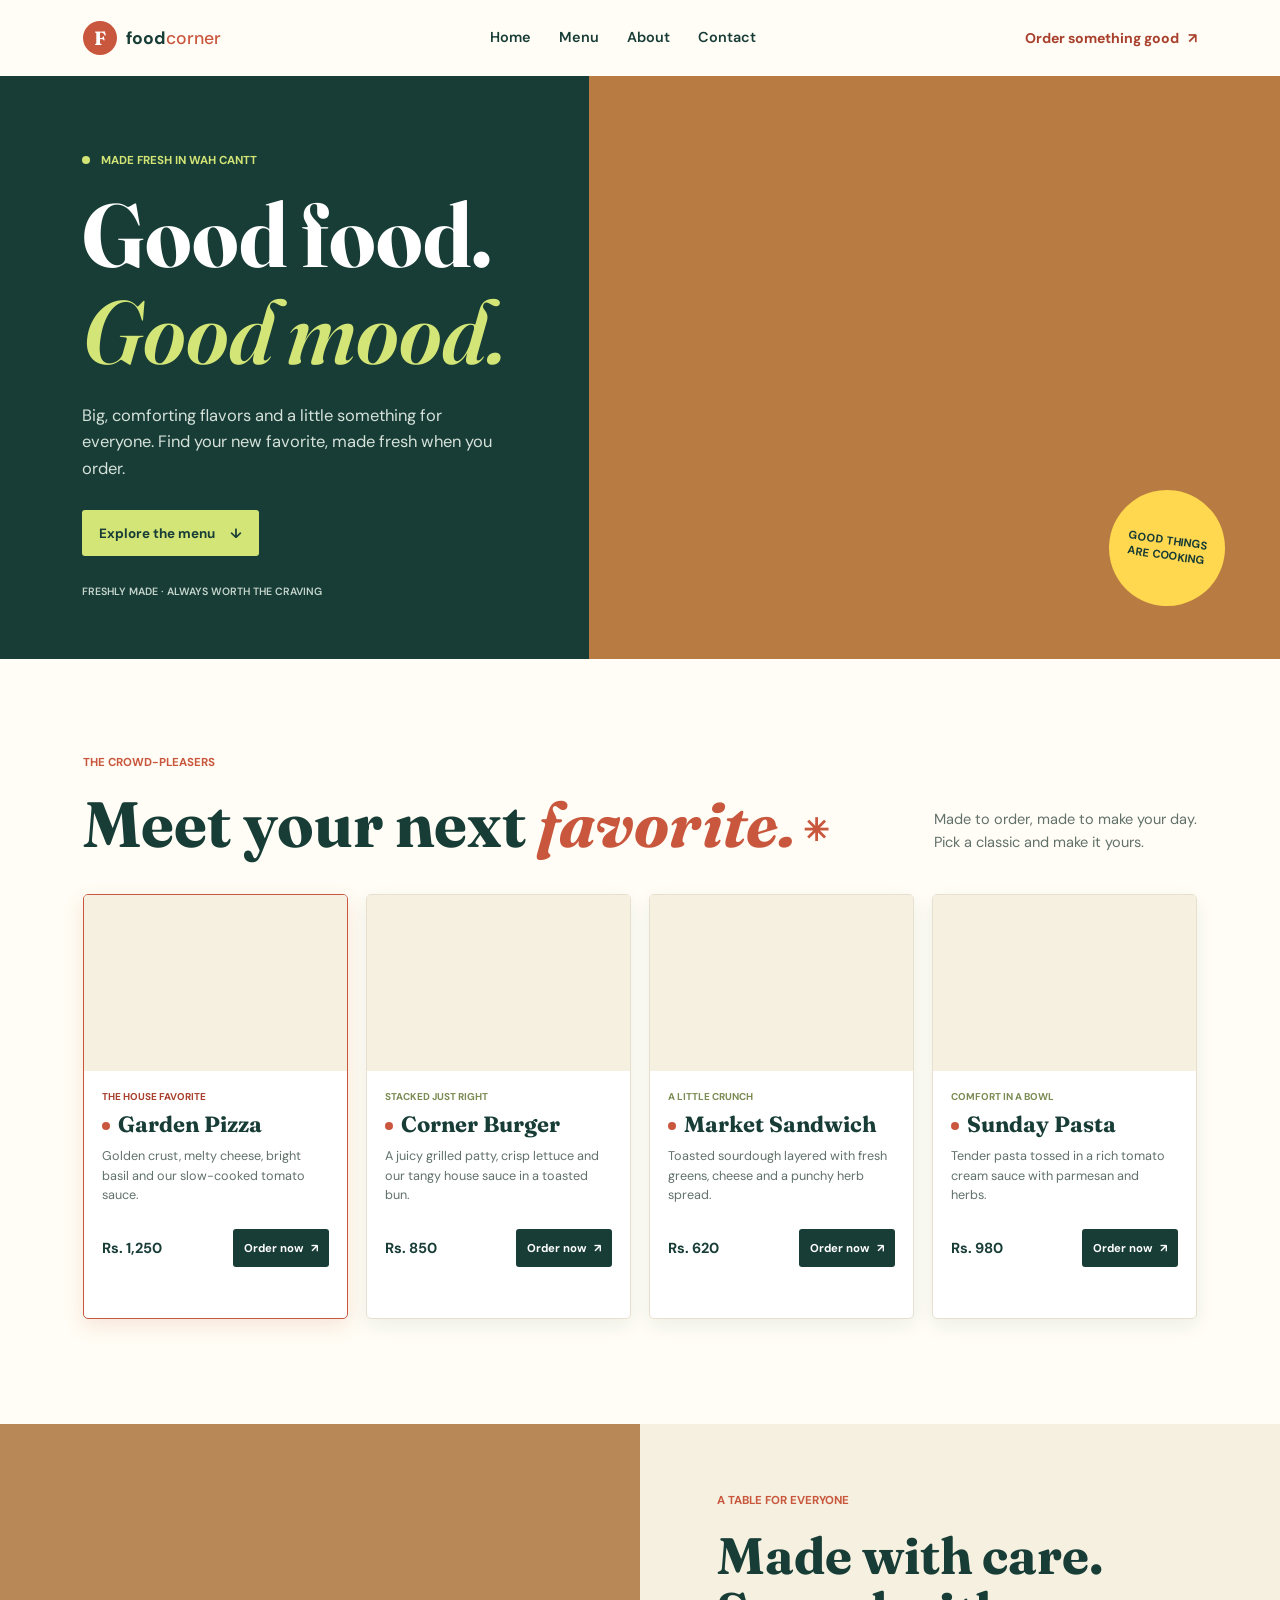
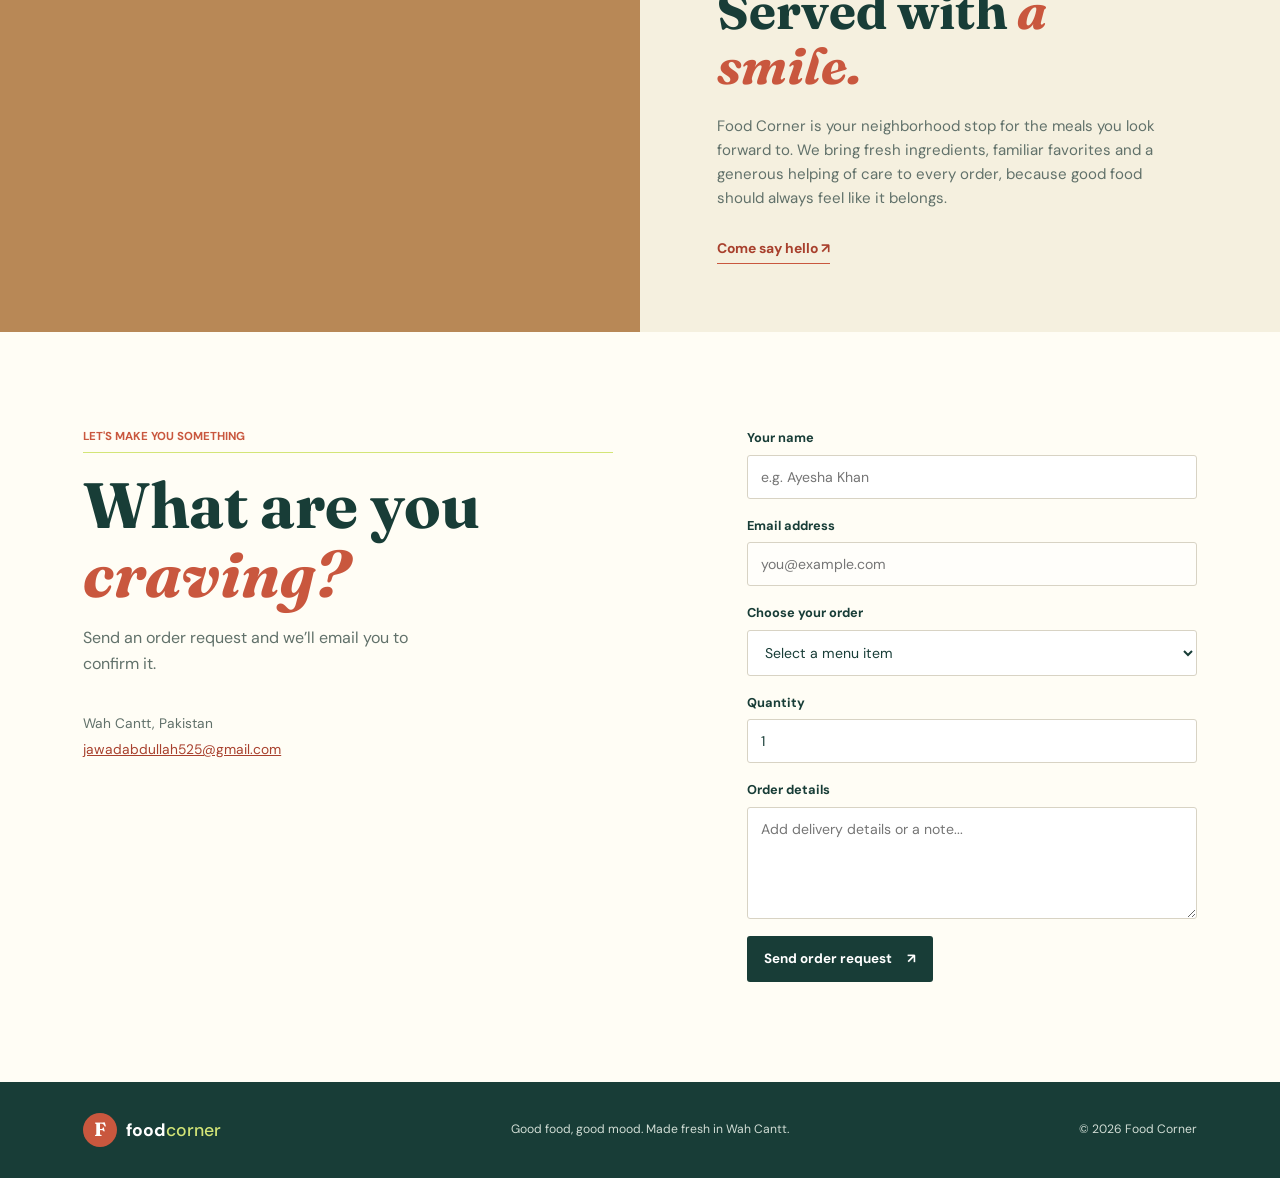
<file: index.html>
<!doctype html>
<html lang="en">
<head>
  <meta charset="utf-8">
  <meta name="viewport" content="width=device-width, initial-scale=1">
  <meta name="description" content="Fresh, feel-good favorites from Food Corner in Wah Cantt.">
  <title>Food Corner | Good food, good mood</title>
  <link rel="preconnect" href="https://fonts.googleapis.com">
  <link rel="preconnect" href="https://fonts.gstatic.com" crossorigin>
  <link href="https://fonts.googleapis.com/css2?family=DM+Sans:wght@400;500;600;700&family=Fraunces:opsz,wght@9..144,600;9..144,700&display=swap" rel="stylesheet">
  <link rel="stylesheet" href="style.css">
  <style>
    .contact-copy .eyebrow { border-bottom: 1px solid #d3e577; padding-bottom: 5px; }
  </style>
</head>
<body>
  <header class="site-header">
    <a class="brand" href="#home" aria-label="Food Corner home"><span class="brand-mark">F</span><span>food<span class="brand-light">corner</span></span></a>
    <nav class="main-nav" aria-label="Main navigation">
      <a href="#home">Home</a>
      <a href="#menu">Menu</a>
      <a href="#about">About</a>
      <a href="#contact">Contact</a>
    </nav>
    <a class="header-order" href="#menu">Order something good <span aria-hidden="true">↗</span></a>
  </header>

  <main>
    <section class="hero" id="home">
      <div class="hero-copy">
        <p class="eyebrow"><span class="eyebrow-dot"></span> MADE FRESH IN WAH CANTT</p>
        <h1>Good food.<br><span>Good mood.</span></h1>
        <p class="hero-intro">Big, comforting flavors and a little something for everyone. Find your new favorite, made fresh when you order.</p>
        <a class="button button-light" href="#menu">Explore the menu <span aria-hidden="true">↓</span></a>
        <p class="hero-footnote">FRESHLY MADE · ALWAYS WORTH THE CRAVING</p>
      </div>
      <div class="hero-visual" role="img" aria-label="Freshly baked pizza topped with basil">
        <span class="hero-sticker" style="background-color: #ffd84f; color: #173b35;">GOOD THINGS<br>ARE COOKING</span>
      </div>
    </section>

    <section class="menu-section section-wrap" id="menu">
      <div class="section-heading">
        <div><p class="eyebrow">THE CROWD-PLEASERS</p><h2>Meet your next <span>favorite.</span></h2></div>
        <p>Made to order, made to make your day.<br>Pick a classic and make it yours.</p>
      </div>
      <div class="food-grid">
        <article class="food-card" data-category="favorite">
          <div class="food-image pizza-image" role="img" aria-label="Cheese and basil pizza"></div>
          <div class="food-content"><p class="food-tag">THE HOUSE FAVORITE</p><h3>Garden Pizza</h3><p>Golden crust, melty cheese, bright basil and our slow-cooked tomato sauce.</p><div class="food-bottom"><strong>Rs. 1,250</strong><a class="button button-dark" href="#contact">Order now <span aria-hidden="true">↗</span></a></div></div>
        </article>
        <article class="food-card">
          <div class="food-image burger-image" role="img" aria-label="Juicy burger with lettuce and tomato"></div>
          <div class="food-content"><p class="food-tag">STACKED JUST RIGHT</p><h3>Corner Burger</h3><p>A juicy grilled patty, crisp lettuce and our tangy house sauce in a toasted bun.</p><div class="food-bottom"><strong>Rs. 850</strong><a class="button button-dark" href="#contact">Order now <span aria-hidden="true">↗</span></a></div></div>
        </article>
        <article class="food-card">
          <div class="food-image sandwich-image" role="img" aria-label="Toasted sandwich with fresh fillings"></div>
          <div class="food-content"><p class="food-tag">A LITTLE CRUNCH</p><h3>Market Sandwich</h3><p>Toasted sourdough layered with fresh greens, cheese and a punchy herb spread.</p><div class="food-bottom"><strong>Rs. 620</strong><a class="button button-dark" href="#contact">Order now <span aria-hidden="true">↗</span></a></div></div>
        </article>
        <article class="food-card">
          <div class="food-image pasta-image" role="img" aria-label="Pasta in rich tomato sauce"></div>
          <div class="food-content"><p class="food-tag">COMFORT IN A BOWL</p><h3>Sunday Pasta</h3><p>Tender pasta tossed in a rich tomato cream sauce with parmesan and herbs.</p><div class="food-bottom"><strong>Rs. 980</strong><a class="button button-dark" href="#contact">Order now <span aria-hidden="true">↗</span></a></div></div>
        </article>
      </div>
    </section>

    <section class="about-section" id="about">
      <div class="about-photo" role="img" aria-label="A meal ready to share around the table"></div>
      <div class="about-copy"><p class="eyebrow">A TABLE FOR EVERYONE</p><h2>Made with care.<br>Served with <span>a smile.</span></h2><p>Food Corner is your neighborhood stop for the meals you look forward to. We bring fresh ingredients, familiar favorites and a generous helping of care to every order, because good food should always feel like it belongs.</p><a class="text-link" href="#contact">Come say hello <span aria-hidden="true">↗</span></a></div>
    </section>

    <section class="contact-section section-wrap" id="contact">
      <div class="contact-copy"><p class="eyebrow">LET'S MAKE YOU SOMETHING</p><h2>What are you<br><span>craving?</span></h2><p>Send an order request and we’ll email you to confirm it.</p><p class="contact-detail">Wah Cantt, Pakistan<br><a href="mailto:jawadabdullah525@gmail.com">jawadabdullah525@gmail.com</a></p></div>
      <form class="contact-form" action="https://formsubmit.co/jawadabdullah525@gmail.com" method="POST">
        <input type="hidden" name="_subject" value="New Food Corner order request">
        <input type="hidden" name="_template" value="table">
        <label for="name">Your name</label><input id="name" name="name" type="text" placeholder="e.g. Ayesha Khan" required>
        <label for="email">Email address</label><input id="email" name="email" type="email" placeholder="you@example.com" required>
        <label for="item">Choose your order</label><select id="item" name="item" required><option value="" disabled selected>Select a menu item</option><option>Garden Pizza</option><option>Corner Burger</option><option>Market Sandwich</option><option>Sunday Pasta</option></select>
        <label for="quantity">Quantity</label><input id="quantity" name="quantity" type="number" min="1" max="20" value="1" required>
        <label for="message">Order details</label><textarea id="message" name="message" rows="4" placeholder="Add delivery details or a note..." required></textarea>
        <button class="button button-dark submit-button" type="submit">Send order request <span aria-hidden="true">↗</span></button>
      </form>
    </section>

  </main>

  <footer class="site-footer"><a class="brand footer-brand" href="#home"><span class="brand-mark">F</span><span>food<span class="brand-light">corner</span></span></a><p>Good food, good mood. Made fresh in Wah Cantt.</p><p>© 2026 Food Corner</p></footer>
</body>
</html>
</file>
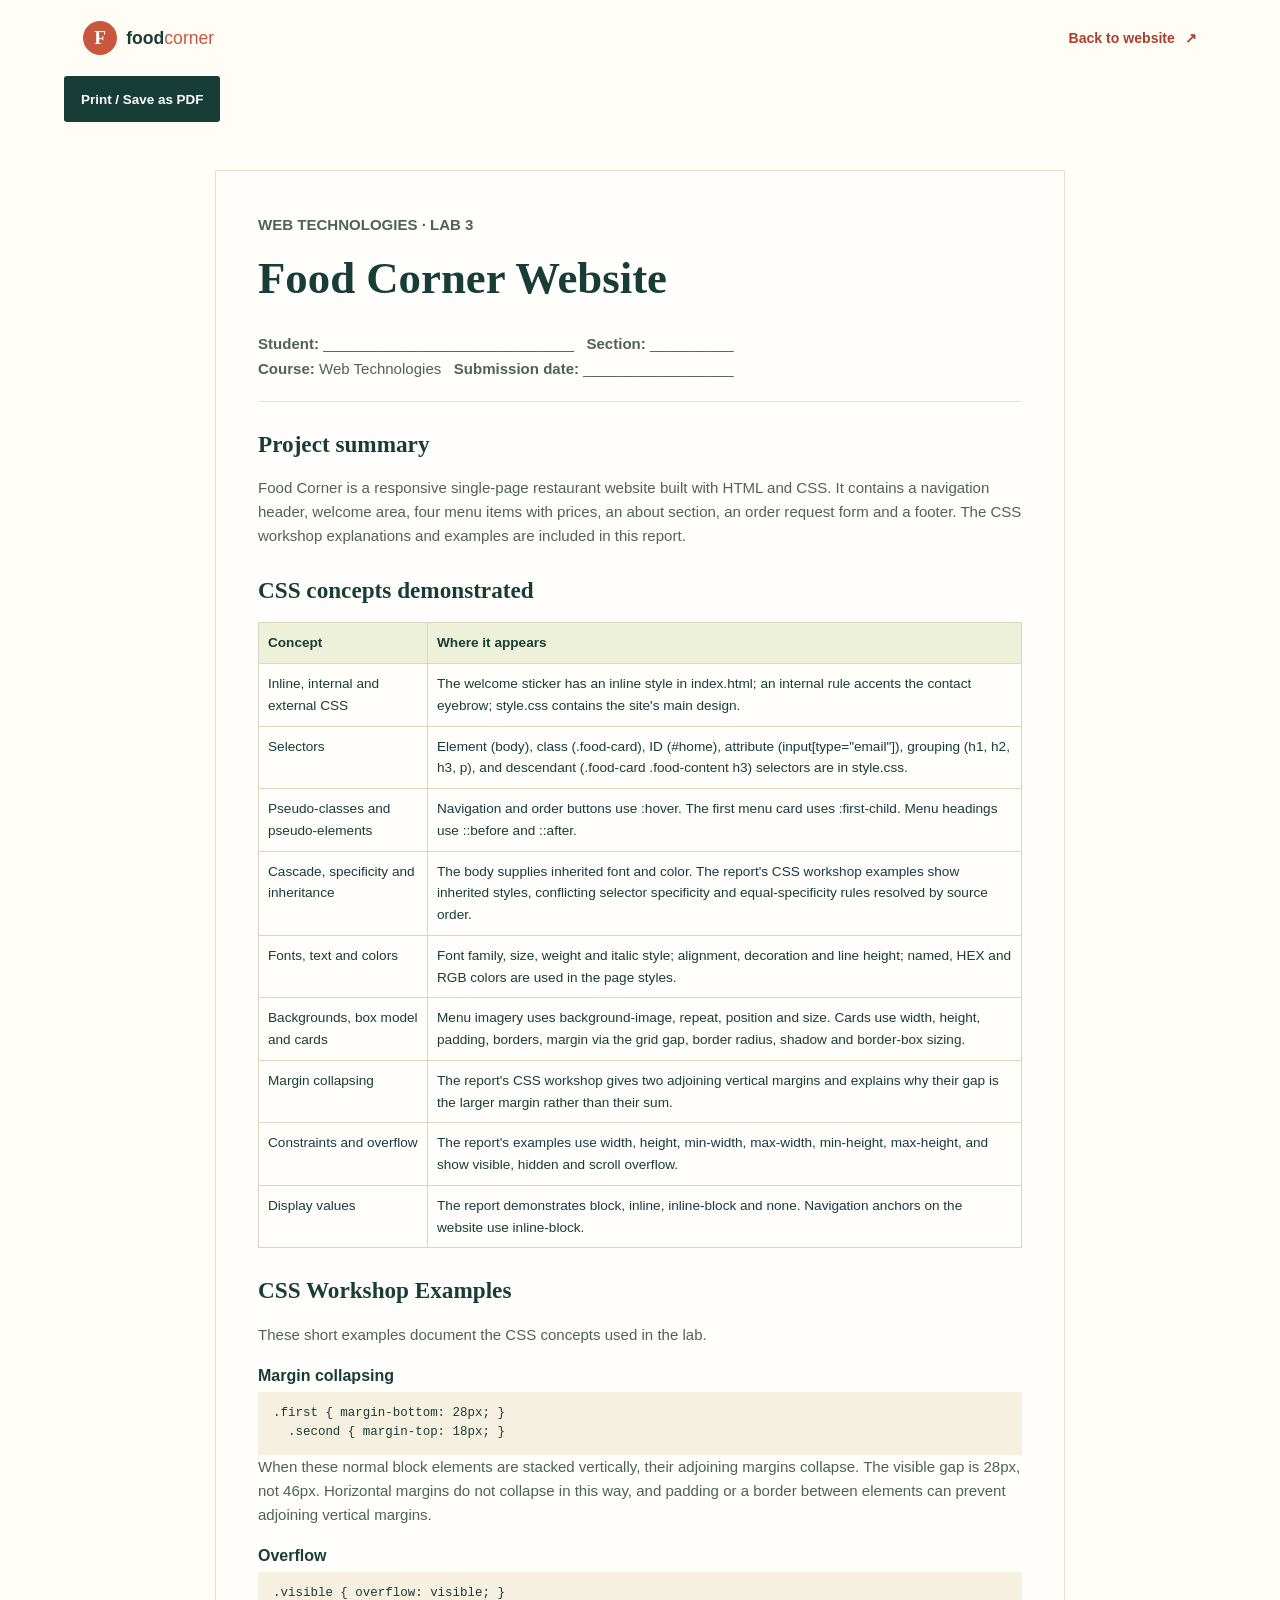
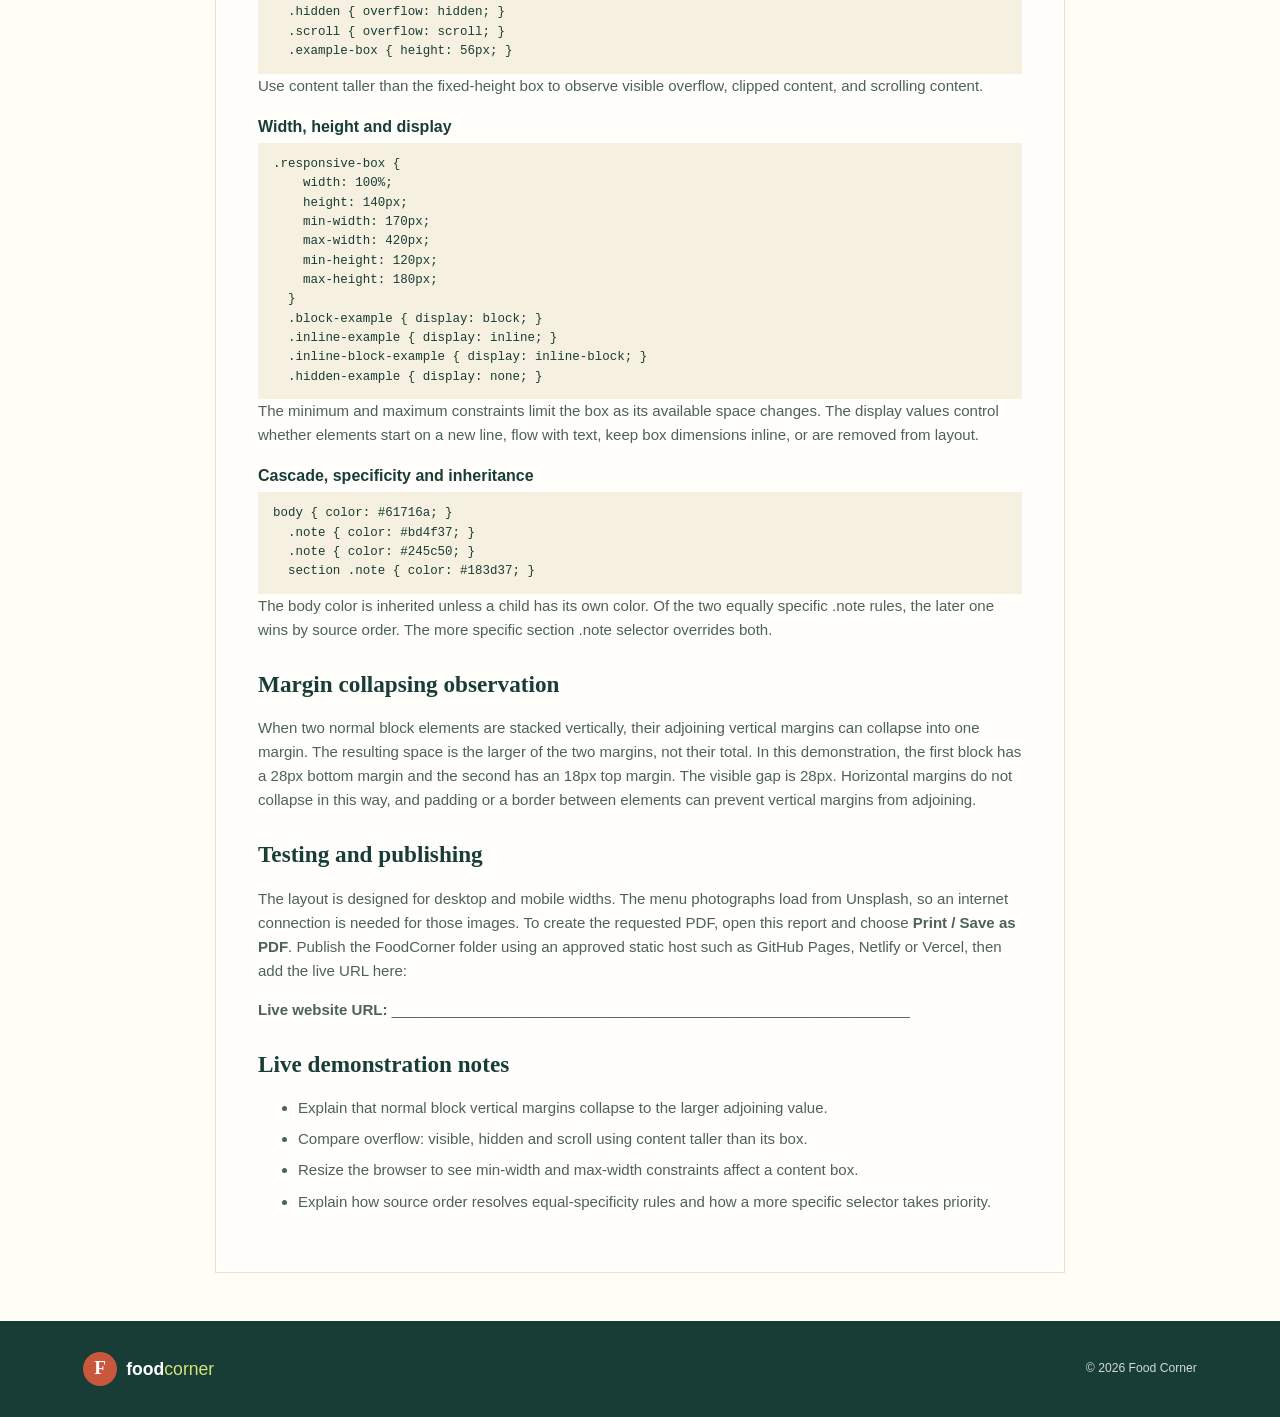
<file: report.html>
<!doctype html>
<html lang="en">
<head>
  <meta charset="utf-8">
  <meta name="viewport" content="width=device-width, initial-scale=1">
  <title>Food Corner | Lab 3 Report</title>
  <link rel="stylesheet" href="style.css">
  <style>
    .report-page { width: min(850px, 90%); margin: 48px auto; padding: 42px; border: 1px solid #e7e0ce; background: #fffefa; }
    .report-page h1 { color: #183d37; font-size: 2.8rem; }
    .report-page h2 { margin-top: 30px; font-size: 1.45rem; }
    .report-page p, .report-page li { color: #4d6258; font-size: .94rem; }
    .report-page li { margin-bottom: 7px; }
    .report-page h3 { margin: 20px 0 8px; color: #183d37; font-family: "DM Sans", "Segoe UI", sans-serif; font-size: 1rem; }
    .report-meta { padding-bottom: 20px; border-bottom: 1px solid #e7e0ce; }
    .report-table { width: 100%; border-collapse: collapse; }
    .report-table th, .report-table td { padding: 9px; border: 1px solid #dcd5c3; text-align: left; vertical-align: top; font-size: .85rem; }
    .report-table th { background: #edf1d9; color: #183d37; }
    .report-page pre { overflow-wrap: anywhere; margin: 0; padding: 12px 15px; background: #f5f0df; color: #183d37; font: .78rem/1.55 Consolas, monospace; white-space: pre-wrap; }
    .print-button { margin: 0 5%; }
    @media print { .site-header, .print-button, .site-footer { display: none; } .report-page { width: 100%; margin: 0; padding: 0; border: 0; } body { background: white; } }
  </style>
</head>
<body>
  <header class="site-header"><a class="brand" href="index.html"><span class="brand-mark">F</span><span>food<span class="brand-light">corner</span></span></a><a class="header-order" href="index.html">Back to website <span aria-hidden="true">↗</span></a></header>
  <button class="button button-dark print-button" type="button" onclick="window.print()">Print / Save as PDF</button>
  <main class="report-page">
    <p class="eyebrow">WEB TECHNOLOGIES · LAB 3</p>
    <h1>Food Corner Website</h1>
    <p class="report-meta"><strong>Student:</strong> ______________________________ &nbsp; <strong>Section:</strong> __________<br><strong>Course:</strong> Web Technologies &nbsp; <strong>Submission date:</strong> __________________</p>
    <h2>Project summary</h2>
    <p>Food Corner is a responsive single-page restaurant website built with HTML and CSS. It contains a navigation header, welcome area, four menu items with prices, an about section, an order request form and a footer. The CSS workshop explanations and examples are included in this report.</p>
    <h2>CSS concepts demonstrated</h2>
    <table class="report-table">
      <thead><tr><th>Concept</th><th>Where it appears</th></tr></thead>
      <tbody>
        <tr><td>Inline, internal and external CSS</td><td>The welcome sticker has an inline style in index.html; an internal rule accents the contact eyebrow; style.css contains the site's main design.</td></tr>
        <tr><td>Selectors</td><td>Element (body), class (.food-card), ID (#home), attribute (input[type="email"]), grouping (h1, h2, h3, p), and descendant (.food-card .food-content h3) selectors are in style.css.</td></tr>
        <tr><td>Pseudo-classes and pseudo-elements</td><td>Navigation and order buttons use :hover. The first menu card uses :first-child. Menu headings use ::before and ::after.</td></tr>
        <tr><td>Cascade, specificity and inheritance</td><td>The body supplies inherited font and color. The report's CSS workshop examples show inherited styles, conflicting selector specificity and equal-specificity rules resolved by source order.</td></tr>
        <tr><td>Fonts, text and colors</td><td>Font family, size, weight and italic style; alignment, decoration and line height; named, HEX and RGB colors are used in the page styles.</td></tr>
        <tr><td>Backgrounds, box model and cards</td><td>Menu imagery uses background-image, repeat, position and size. Cards use width, height, padding, borders, margin via the grid gap, border radius, shadow and border-box sizing.</td></tr>
        <tr><td>Margin collapsing</td><td>The report's CSS workshop gives two adjoining vertical margins and explains why their gap is the larger margin rather than their sum.</td></tr>
        <tr><td>Constraints and overflow</td><td>The report's examples use width, height, min-width, max-width, min-height, max-height, and show visible, hidden and scroll overflow.</td></tr>
        <tr><td>Display values</td><td>The report demonstrates block, inline, inline-block and none. Navigation anchors on the website use inline-block.</td></tr>
      </tbody>
    </table>
    <h2>CSS Workshop Examples</h2>
    <p>These short examples document the CSS concepts used in the lab.</p>
    <h3>Margin collapsing</h3>
    <pre><code>.first { margin-bottom: 28px; }
  .second { margin-top: 18px; }</code></pre>
    <p>When these normal block elements are stacked vertically, their adjoining margins collapse. The visible gap is 28px, not 46px. Horizontal margins do not collapse in this way, and padding or a border between elements can prevent adjoining vertical margins.</p>
    <h3>Overflow</h3>
    <pre><code>.visible { overflow: visible; }
  .hidden { overflow: hidden; }
  .scroll { overflow: scroll; }
  .example-box { height: 56px; }</code></pre>
    <p>Use content taller than the fixed-height box to observe visible overflow, clipped content, and scrolling content.</p>
    <h3>Width, height and display</h3>
    <pre><code>.responsive-box {
    width: 100%;
    height: 140px;
    min-width: 170px;
    max-width: 420px;
    min-height: 120px;
    max-height: 180px;
  }
  .block-example { display: block; }
  .inline-example { display: inline; }
  .inline-block-example { display: inline-block; }
  .hidden-example { display: none; }</code></pre>
    <p>The minimum and maximum constraints limit the box as its available space changes. The display values control whether elements start on a new line, flow with text, keep box dimensions inline, or are removed from layout.</p>
    <h3>Cascade, specificity and inheritance</h3>
    <pre><code>body { color: #61716a; }
  .note { color: #bd4f37; }
  .note { color: #245c50; }
  section .note { color: #183d37; }</code></pre>
    <p>The body color is inherited unless a child has its own color. Of the two equally specific .note rules, the later one wins by source order. The more specific section .note selector overrides both.</p>
    <h2>Margin collapsing observation</h2>
    <p>When two normal block elements are stacked vertically, their adjoining vertical margins can collapse into one margin. The resulting space is the larger of the two margins, not their total. In this demonstration, the first block has a 28px bottom margin and the second has an 18px top margin. The visible gap is 28px. Horizontal margins do not collapse in this way, and padding or a border between elements can prevent vertical margins from adjoining.</p>
    <h2>Testing and publishing</h2>
    <p>The layout is designed for desktop and mobile widths. The menu photographs load from Unsplash, so an internet connection is needed for those images. To create the requested PDF, open this report and choose <strong>Print / Save as PDF</strong>. Publish the FoodCorner folder using an approved static host such as GitHub Pages, Netlify or Vercel, then add the live URL here:</p>
    <p><strong>Live website URL:</strong> ______________________________________________________________</p>
    <h2>Live demonstration notes</h2>
    <ul>
      <li>Explain that normal block vertical margins collapse to the larger adjoining value.</li>
      <li>Compare overflow: visible, hidden and scroll using content taller than its box.</li>
      <li>Resize the browser to see min-width and max-width constraints affect a content box.</li>
      <li>Explain how source order resolves equal-specificity rules and how a more specific selector takes priority.</li>
    </ul>
  </main>
  <footer class="site-footer"><a class="brand footer-brand" href="index.html"><span class="brand-mark">F</span><span>food<span class="brand-light">corner</span></span></a><p>© 2026 Food Corner</p></footer>
</body>
</html>
</file>
<file: style.css>
:root {
  color-scheme: light;
  --ink: #183d37;
  --muted: #61716a;
  --paper: #fffdf5;
  --cream: #f5f0df;
  --tomato: #c9573e;
  --tomato-dark: #a8402d;
  --lime: #d3e577;
  --line: #e7e0ce;
  --display: "Fraunces", Georgia, serif;
  --body: "DM Sans", "Segoe UI", sans-serif;
}

* { box-sizing: border-box; }

html { scroll-behavior: smooth; }

body {
  margin: 0;
  background-color: var(--paper);
  color: var(--ink);
  font-family: var(--body);
  font-size: 16px;
  line-height: 1.6;
}

h1, h2, h3, p { margin-top: 0; }

h1, h2, h3 { font-family: var(--display); font-weight: 700; line-height: 1.08; }

h1, h2 { letter-spacing: 0; }

h2 { font-size: clamp(2.2rem, 5vw, 4rem); }

p { color: var(--muted); }

a { color: inherit; text-decoration: none; }

.site-header {
  min-height: 76px;
  padding: 0 6.5%;
  display: flex;
  align-items: center;
  justify-content: space-between;
  gap: 24px;
  background-color: var(--paper);
}

.brand { display: inline-flex; align-items: center; gap: 9px; font-weight: 700; font-size: 1.1rem; }
.brand-mark { display: inline-grid; place-items: center; width: 34px; height: 34px; border-radius: 50%; background-color: var(--tomato); color: white; font-family: var(--display); font-size: 1.2rem; }
.brand-light { color: var(--tomato); font-weight: 500; }

.main-nav a {
  display: inline-block;
  padding: 9px 12px;
  color: var(--ink);
  font-size: .9rem;
  font-weight: 600;
  transition: color .18s ease, background-color .18s ease;
}

.main-nav a:hover { color: var(--tomato-dark); background-color: #f7eadb; }
.main-nav a:focus-visible, .button:focus-visible, .text-link:focus-visible { outline: 3px solid var(--tomato); outline-offset: 3px; }
.header-order { color: var(--tomato-dark); font-size: .88rem; font-weight: 700; }
.header-order span { padding-left: 6px; }

.hero {
  min-height: 545px;
  display: grid;
  grid-template-columns: .92fr 1.08fr;
  background-color: #173d36;
  color: white;
}

#home { scroll-margin-top: 20px; }

.hero-copy { padding: 76px 10% 58px 14%; align-self: center; }
.eyebrow { margin-bottom: 17px; color: var(--tomato); font-size: .72rem; font-weight: 700; letter-spacing: 0; }
.hero .eyebrow { color: var(--lime); }
.eyebrow-dot { display: inline-block; width: 8px; height: 8px; margin-right: 8px; border-radius: 50%; background-color: var(--lime); }

.hero h1 { margin-bottom: 22px; color: white; font-size: clamp(3.4rem, 7vw, 6.2rem); }
.hero h1 span { color: var(--lime); font-style: italic; font-weight: 600; }
.hero-intro { max-width: 430px; margin-bottom: 28px; color: #d5e1d9; font-size: 1.03rem; }
.button { display: inline-flex; min-height: 46px; align-items: center; justify-content: center; gap: 15px; padding: 11px 17px; border: 0; border-radius: 3px; font: 700 .84rem var(--body); cursor: pointer; transition: background-color .18s ease, transform .18s ease; }
.button:hover { transform: translateY(-2px); }
.button-light { background-color: var(--lime); color: var(--ink); }
.button-light:hover { background-color: white; }
.button-dark { background-color: var(--ink); color: white; }
.button-dark:hover { background-color: var(--tomato-dark); }
.hero-footnote { margin: 28px 0 0; color: #c5d4cb; font-size: .66rem; font-weight: 600; }

.hero-visual {
  position: relative;
  min-height: 545px;
  background-color: #b87b42;
  background-image: url("https://images.unsplash.com/photo-1579751626657-72bc17010498?auto=format&fit=crop&w=1500&q=85");
  background-repeat: no-repeat;
  background-position: center;
  background-size: cover;
}
.hero-sticker { position: absolute; right: 8%; bottom: 9%; display: grid; width: 116px; height: 116px; place-content: center; border-radius: 50%; text-align: center; font-size: .7rem; font-weight: 700; line-height: 1.35; transform: rotate(8deg); }

.section-wrap { width: min(1120px, 87%); margin: 0 auto; }
.menu-section { padding-top: 95px; padding-bottom: 105px; }
.section-heading { display: flex; align-items: end; justify-content: space-between; gap: 30px; margin-bottom: 36px; }
.section-heading h2 { margin-bottom: 0; }
.section-heading h2 span, .about-copy h2 span, .contact-copy h2 span { color: var(--tomato); font-style: italic; }
.section-heading > p { margin-bottom: 4px; font-size: .91rem; }

.food-grid { display: grid; grid-template-columns: repeat(4, minmax(0, 1fr)); gap: 18px; }
.food-card {
  width: 100%;
  height: 100%;
  min-height: 425px;
  max-height: 490px;
  overflow: hidden;
  border: 1px solid var(--line);
  border-radius: 5px;
  background-color: white;
  box-shadow: 0 7px 20px rgb(31 50 40 / 7%);
  transition: transform .2s ease, box-shadow .2s ease;
}
.food-card:hover { transform: translateY(-4px); box-shadow: 0 13px 28px rgb(31 50 40 / 13%); }
.food-card:first-child { border-color: var(--tomato); box-shadow: 0 7px 20px rgb(201 87 62 / 15%); }
.food-card:first-child .food-tag { color: var(--tomato-dark); }

.food-image { height: 176px; background-color: var(--cream); background-repeat: no-repeat; background-position: center; background-size: cover; }
.pizza-image { background-image: url("https://images.unsplash.com/photo-1579751626657-72bc17010498?auto=format&fit=crop&w=700&q=80"); }
.burger-image { background-image: url("https://images.unsplash.com/photo-1568901346375-23c9450c58cd?auto=format&fit=crop&w=700&q=80"); }
.sandwich-image { background-image: url("https://images.unsplash.com/photo-1528735602780-2552fd46c7af?auto=format&fit=crop&w=700&q=80"); }
.pasta-image { background-image: url("https://images.unsplash.com/photo-1473093295043-cdd812d0e601?auto=format&fit=crop&w=700&q=80"); }
.food-content { padding: 18px; }
.food-tag { margin-bottom: 8px; color: #7a8c53; font-size: .62rem; font-weight: 700; }
.food-content h3 { margin-bottom: 9px; color: var(--ink); font-size: 1.38rem; }
.food-card .food-content p:not(.food-tag) { min-height: 68px; margin-bottom: 15px; font-size: .79rem; line-height: 1.55; }
.food-bottom { display: flex; align-items: center; justify-content: space-between; gap: 8px; }
.food-bottom strong { font-size: .91rem; }
.food-bottom .button { min-height: 38px; gap: 8px; padding: 8px 11px; font-size: .71rem; }

.about-section { display: grid; min-height: 425px; grid-template-columns: 1fr 1fr; background-color: var(--cream); }
.about-photo { min-height: 425px; background-color: #b88856; background-image: url("https://images.unsplash.com/photo-1547592180-85f173990554?auto=format&fit=crop&w=1100&q=85"); background-repeat: no-repeat; background-position: center; background-size: cover; }
.about-copy { align-self: center; max-width: 610px; padding: 68px 12%; }
.about-copy h2 { margin-bottom: 20px; font-size: clamp(2.25rem, 4vw, 3.6rem); }
.about-copy > p:not(.eyebrow) { max-width: 460px; margin-bottom: 25px; font-size: .94rem; }
.text-link { display: inline-block; border-bottom: 1px solid var(--tomato); padding-bottom: 4px; color: var(--tomato-dark); font-size: .87rem; font-weight: 700; }

.contact-section { display: grid; grid-template-columns: 1fr .85fr; gap: 12%; padding-top: 96px; padding-bottom: 100px; }
.contact-copy h2 { margin-bottom: 17px; font-size: clamp(2.5rem, 5vw, 4.3rem); }
.contact-copy > p:not(.eyebrow) { max-width: 370px; }
.contact-detail { padding-top: 18px; font-size: .86rem; line-height: 1.9; }
.contact-detail a { color: var(--tomato-dark); text-decoration: underline; }
.contact-form { display: grid; grid-template-columns: 1fr; }
.contact-form label { margin-bottom: 6px; color: var(--ink); font-size: .8rem; font-weight: 700; }
.contact-form input, .contact-form select, .contact-form textarea { width: 100%; margin-bottom: 17px; border: 1px solid #d8d3c4; border-radius: 3px; padding: 12px 13px; background-color: white; color: var(--ink); font: 400 .88rem var(--body); }
.contact-form input:focus, .contact-form select:focus, .contact-form textarea:focus { border-color: var(--tomato); outline: 2px solid rgb(201 87 62 / 17%); }
.contact-form textarea { min-height: 112px; resize: vertical; }
.contact-form input[type="email"] { background-color: #fffefa; }
.submit-button { justify-self: start; }

.food-content h3::before { content: ""; display: inline-block; width: 8px; height: 8px; margin: 0 8px 2px 0; border-radius: 50%; background-color: var(--tomato); }
.menu-section h2::after { content: " ✳"; color: var(--tomato); font-family: var(--body); font-size: .48em; vertical-align: middle; }

.site-footer { display: flex; min-height: 96px; align-items: center; justify-content: space-between; gap: 18px; padding: 18px 6.5%; background-color: var(--ink); color: white; }
.footer-brand .brand-light { color: var(--lime); }
.site-footer p { margin: 0; color: #d1ddd5; font-size: .76rem; }

@media (max-width: 900px) {
  .site-header { padding-right: 5%; padding-left: 5%; }
  .header-order { display: none; }
  .hero-copy { padding-left: 10%; }
  .food-grid { grid-template-columns: repeat(2, minmax(0, 1fr)); }
  .food-card { min-height: 405px; }
  .food-image { height: 205px; }
  .about-copy { padding-right: 9%; padding-left: 9%; }
  .contact-section { gap: 8%; }
}

@media (max-width: 620px) {
  .site-header { min-height: 68px; flex-wrap: wrap; gap: 4px; padding: 12px 6%; }
  .main-nav { width: 100%; order: 2; display: flex; justify-content: space-between; }
  .main-nav a { padding: 6px 5px; font-size: .79rem; }
  .hero { grid-template-columns: 1fr; }
  .hero-copy { padding: 62px 8% 48px; }
  .hero h1 { font-size: 3.65rem; }
  .hero-visual { min-height: 320px; }
  .section-wrap { width: 88%; }
  .menu-section { padding-top: 70px; padding-bottom: 72px; }
  .section-heading { display: block; }
  .section-heading > p { margin-top: 16px; }
  .food-grid { grid-template-columns: 1fr; gap: 15px; }
  .food-card { min-height: initial; max-height: none; }
  .food-image { height: 225px; }
  .food-card .food-content p:not(.food-tag) { min-height: initial; }
  .about-section { grid-template-columns: 1fr; }
  .about-photo { min-height: 290px; }
  .about-copy { padding: 54px 8%; }
  .contact-section { grid-template-columns: 1fr; gap: 28px; padding-top: 70px; padding-bottom: 75px; }
  .site-footer { align-items: flex-start; flex-direction: column; gap: 9px; padding: 22px 6%; }
}
</file>
